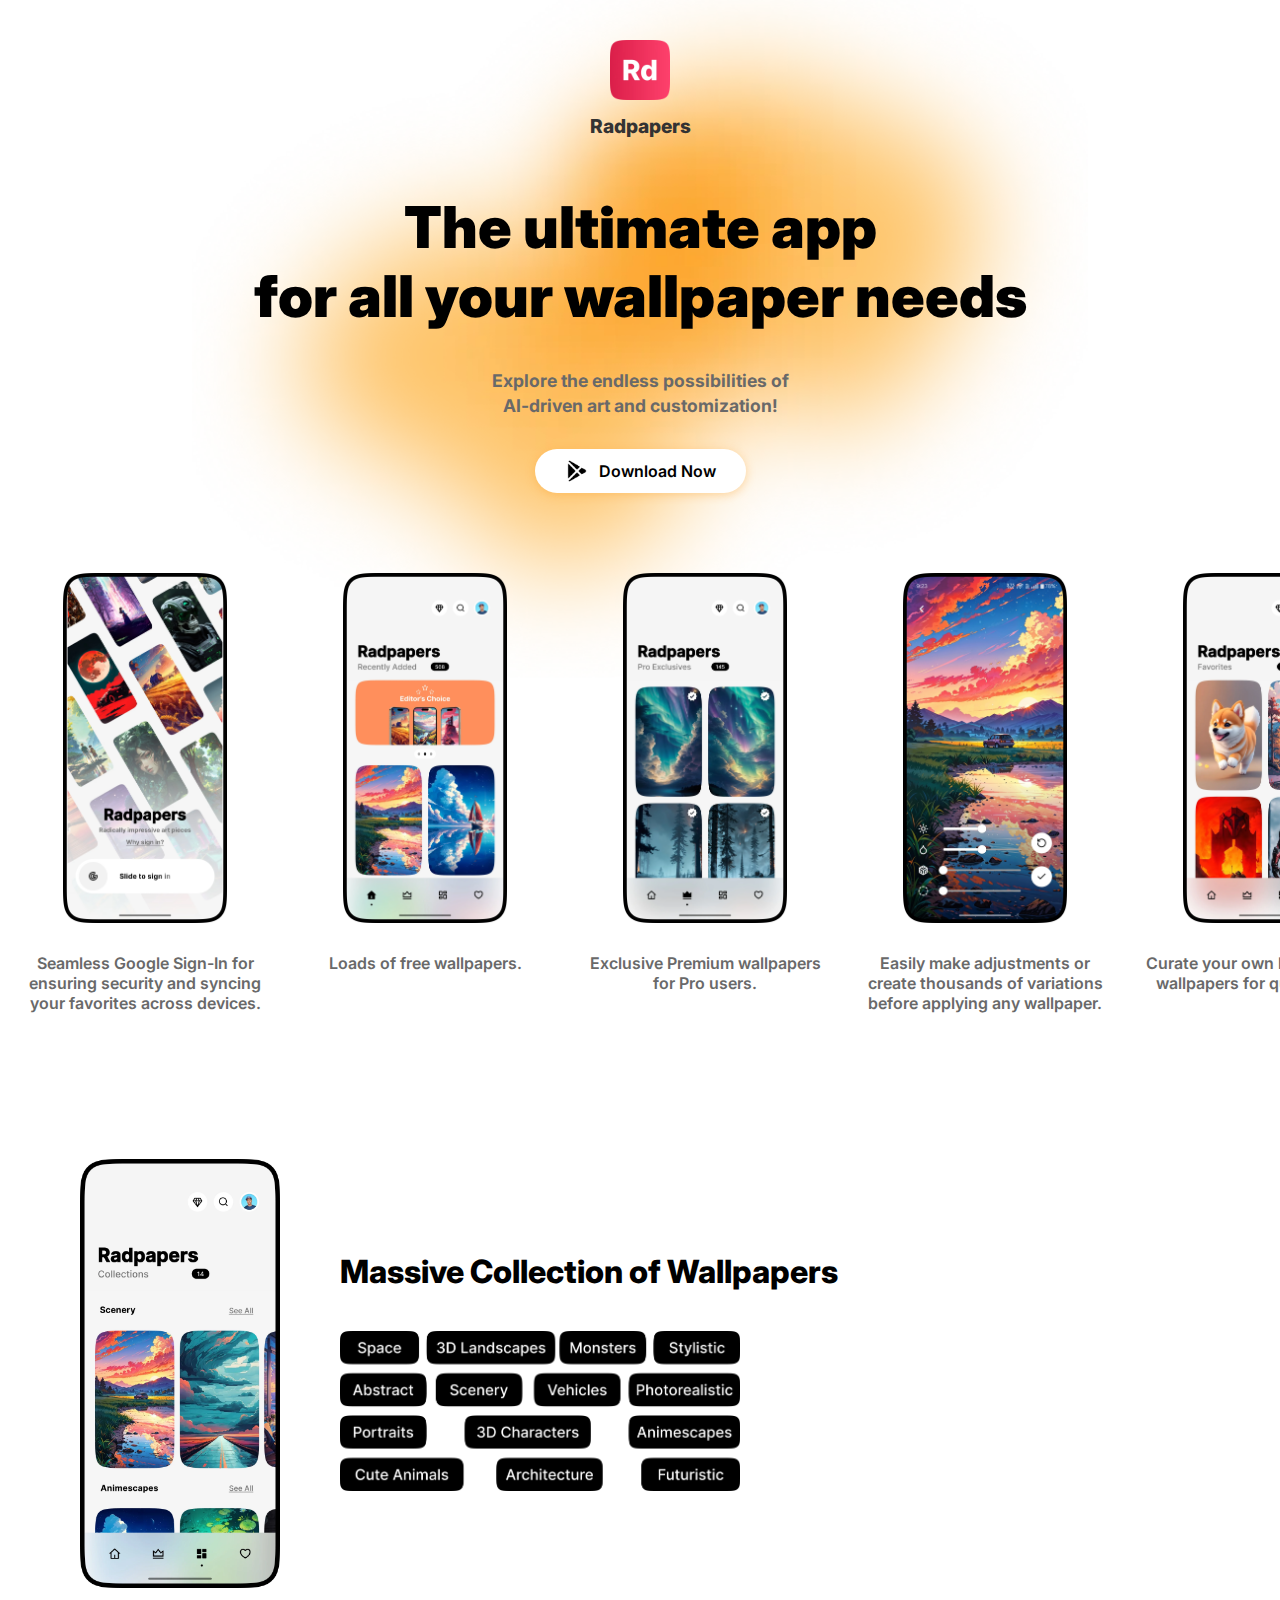
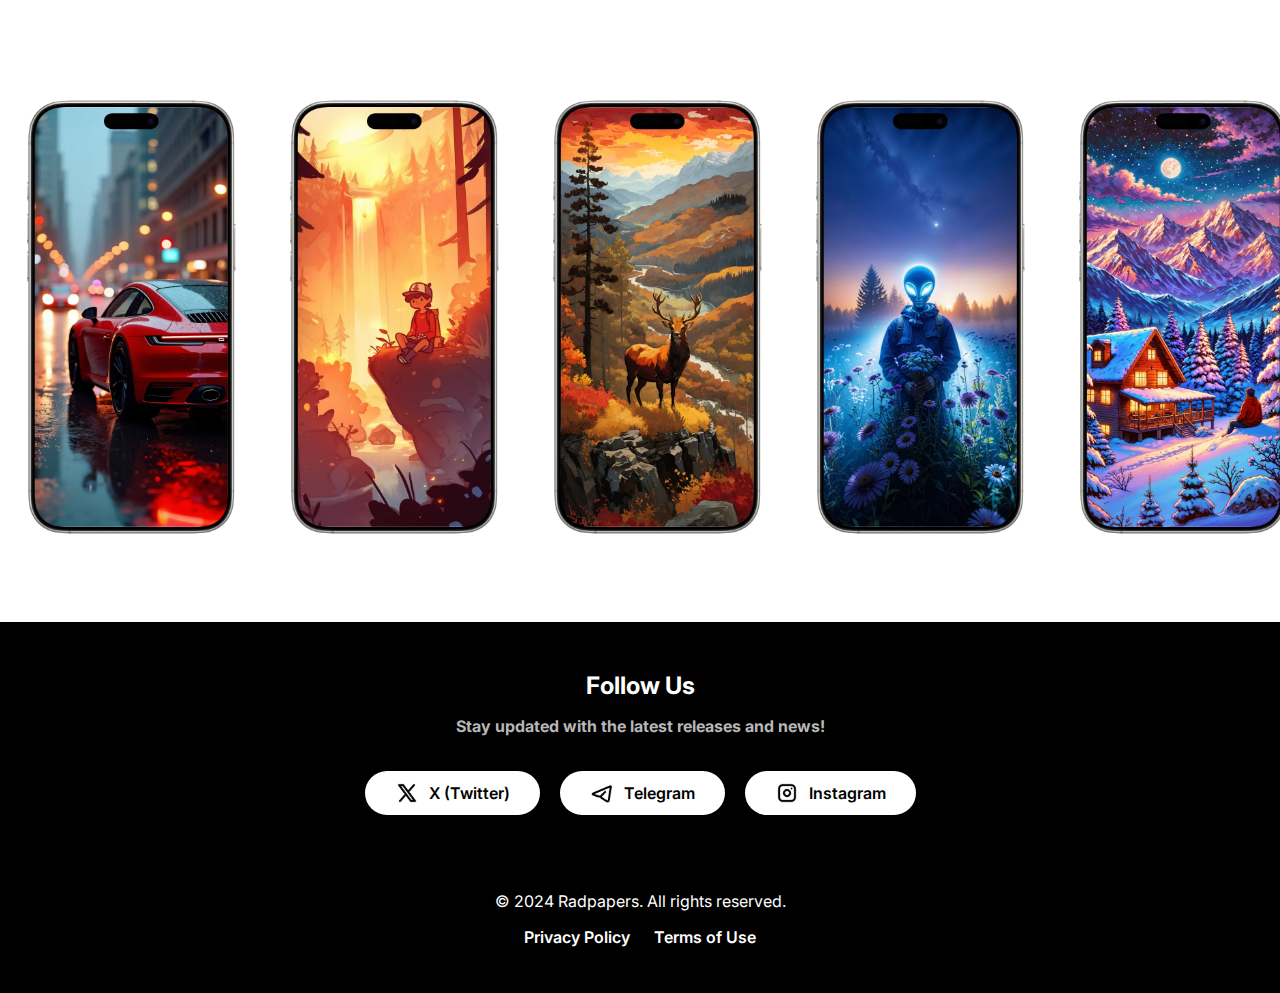
<file: index.html>
<!DOCTYPE html>
<html lang="en">

<head>
    <meta charset="UTF-8">
    <meta name="viewport" content="width=device-width, initial-scale=1.0">
    <title>Radpapers - AI Wallpapers</title>
    <link rel="icon" type="image/png" href="images/favicon.png">

    <style>
        /* Import Inter and Instrument Serif Italic fonts */
        @import url('https://fonts.googleapis.com/css2?family=Inter:wght@400;600;700;900&display=swap');
        @import url('https://fonts.googleapis.com/css2?family=Instrument+Serif:ital@0;1&display=swap');
    
        /* Blur Fade-In Animation */
        @keyframes fadeInBlurSlideUp {
            from {
                opacity: 0;
                filter: blur(15px);
                transform: translateY(20px);
            }
            to {
                opacity: 1;
                filter: blur(0);
                transform: translateY(0);
            }
        }   
    
        body {
            font-family: 'Inter', sans-serif;
            margin: 0;
            padding: 0;
            background-color: #ffffff;
            color: #333;
            animation: fadeInBlurSlideUp 1s ease-out forwards;
            scroll-behavior: smooth;
        }
    
        /* Navbar */
        .navbar {
            padding: 40px 20px 20px;
            text-align: center;
        }
    
        .navbar img {
            height: 60px;
        }
    
        .navbar h2 {
            font-weight: 800;
            font-size: 1.2rem;
            margin-top: 10px;
        }
    
        /* Hero Section */
        .hero {
            text-align: center;
            padding: 10px 20px;
            margin-top: -30px;
            position: relative;
        }
    
        .hero-background {
            position: absolute;
            top: 50%;
            left: 50%;
            transform: translate(-50%, -50%);
            min-width: 70%; /* Increased for better visibility on smaller screens */
            height: auto;
            z-index: -1;
            max-width: 80%; /* Limit the width for mobile */
        }
    
        .hero h1 {
            font-size: 3.6rem;
            font-weight: 900;
            color: #000000;
            line-height: 1.2;
        }
    
        .hero h1 span {
            display: block;
        }
    
        .no-wrap {
            white-space: nowrap;
        }
    
        /* Italic font style */
        .hero h1 .italic {
            font-family: "Instrument Serif", serif;
            font-weight: 500;
            font-style: italic;
        }
    
        .hero h2 {
            font-size: 1.1rem;
            font-weight: 700;
            color: #696969;
            margin-bottom: 30px;
            line-height: 1.4;
        }
    
        .cta-button {
            background-color: #fff;
            color: #000;
            border: none;
            padding: 10px 30px;
            font-weight: 600;
            text-decoration: none;
            border-radius: 50px;
            transition: background-color 0.3s;
            display: inline-flex;
            align-items: center;
            box-shadow: 0 2px 10px rgba(253, 165, 51, 0.4); /* Shadow with #FDA533 color */
        }

    
        .cta-button img {
            height: 24px;
            margin-right: 10px;
        }
    
        .cta-button:hover {
            background-color: #FD3F6B;
        }
    
        /* Features Section */
        .features {
            margin: 50px 0;
            text-align: center;
            overflow-x: hidden;
        }

        .feature-item p {
            font-size: 1rem;
            font-weight: 600;
            color: #696969;
        }
    
        .features-content {
            display: flex;
            gap: 10px;
            padding: 10px;
            overflow-x: auto;
            scroll-behavior: smooth;
        }
    
        .features-content::-webkit-scrollbar {
            display: none;
        }
    
        .feature-item {
            min-width: 250px;
            padding: 10px;
            border-radius: 15px;
            text-align: center;
            background-color: transparent;
        }
    
        .feature-item img {
            width: auto;
            height: 350px;
            object-fit: cover;
            margin-bottom: 10px;
        }
    
        /* Wallpaper Section */
        .wallpaper-section {
            display: flex;
            align-items: center;
            margin: 60px 0;
            text-align: left;
            padding: 20px;
            margin-bottom: 80px;
        }
    
        .phone-mockup {
            margin-right: 60px;
            margin-left: 60px;
        }

        .phone-mockup img {
            width: 200px !important;
            height: auto !important;
        }
    
        .wallpaper-section h2 {
            color: #000000;
            font-weight: 800;
            font-size: 2rem;
            margin-bottom: 10px;
        }
    
        .wallpaper-section img {
            width: 100%;
            max-width: 400px;
            height: auto;
            margin-top: 30px;
        }
    
        /* Gallery Section */
        .gallery-wrapper {
            overflow: hidden;
            width: 100%;
        }
    
        .gallery {
            display: flex;
            animation: scroll-left 55s linear infinite;
        }
    
        .gallery img {
            width: auto;
            height: 450px;
            object-fit: cover;
            border-radius: 10px;
            margin: 0 5px; 
            margin-bottom: 80px;
        }
    
        @keyframes scroll-left {
            0% {
                transform: translateX(0);
            }
            100% {
                transform: translateX(calc(-300px * 29 - 5px * 28));
            }
        }
    
        /* Socials section */
        .socials {
            background-color: #000000;
            padding: 30px;
            text-align: center;
        }
    
        .socials h2 {
            color: #ffffff;
            font-weight: 700;
            font-size: 1.5rem;
            margin-bottom: 10px;
        }
    
        .socials p {
            color: #b7b7b7;
            font-size: 1rem;
            font-weight: 700;
            margin-bottom: 35px;
        }
    
        .social-buttons {
            display: flex;
            justify-content: center;
            gap: 20px;
            flex-wrap: wrap; /* Wrap buttons on small screens */
        }
    
        .social-buttons a {
            background-color: #ffffff;
            color: #000000;
            border: none;
            padding: 10px 30px;
            font-weight: 600;
            text-decoration: none;
            border-radius: 50px;
            transition: background-color 0.3s;
            display: inline-flex;
            align-items: center;
        }
    
        .social-buttons a img {
            height: 24px;
            margin-right: 10px;
        }
    
        .social-buttons a:hover {
            background-color: #FD3F6B;
        }
    
        /* Footer */
        footer {
            background-color: #000000;
            color: white;
            padding: 30px;
            text-align: center;
        }
    
        footer a {
            color: white;
            text-decoration: none;
            font-weight: 600;
            margin: 0 10px;
        }
    
        footer a:hover {
            text-decoration: underline;
        }
    
        /* Media Queries */
        @media screen and (max-width: 768px) {
            .hero h1 {
                font-size: 2.5rem;
            }
    
            .hero h2 {
                font-size: 1rem;
            }
    
            .feature-item {
                min-width: 200px;
            }
    
            .feature-item img {
                height: 250px;
            }
    
            .wallpaper-section {
                flex-direction: column;
                text-align: center;
            }
    
            .phone-mockup {
                margin: 0 auto 30px;
            }
    
            .phone-mockup img {
                width: 150px !important;
            }
    
            .wallpaper-section h2 {
                margin-left: 0;
                font-size: 1.5rem;
            }
    
            .wallpaper-section img {
                margin-left: 0;
                max-width: 300px;
            }
    
            .gallery img {
                height: 300px;
            }
    
            .social-buttons {
                flex-direction: column;
                align-items: center;
            }
    
            .social-buttons a {
                margin-bottom: 10px;
            }
        }
    
        @media screen and (max-width: 480px) {
            .hero h1 {
                font-size: 2rem;
            }
    
            .hero h2 {
                font-size: 0.9rem;
            }
    
            .cta-button {
                padding: 8px 20px;
                font-size: 0.9rem;
            }
    
            .cta-button img {
                height: 20px;
            }
    
            .feature-item {
                min-width: 150px;
            }
    
            .feature-item img {
                height: 200px;
            }
    
            .feature-item p {
                font-size: 0.9rem;
            }
    
            .gallery img {
                height: 250px;
            }
    
            footer {
                padding: 20px;
            }
    
            footer a {
                display: block;
                margin: 10px 0;
            }
        }
    </style>
    
</head>

<body>

    <!-- Navbar with app logo and name -->
    <div class="navbar">
        <img src="images/radpapers_logo.webp" alt="Radpapers Logo">
        <h2>Radpapers</h2>
    </div>

    <!-- Hero Section -->
    <section class="hero">
        <img src="images/hero-background.webp" alt="Background" class="hero-background">
        <h1>
            <span>The ultimate app</span>
            <span>for all your wallpaper needs</span>

            <!-- <span style="display: block;">The ultimate app</span>
            <span>for all your <span class="custom-font">wallpaper</span> needs</span> -->
        </h1>
        <h2>
            <span>Explore the endless possibilities of</span>
            <span style="display: block;">AI-driven art and customization!</span>
        </h2>
        <a href="https://play.google.com/store/apps/details?id=com.debojyoti.radpapers" class="cta-button">
            <img src="images/play_store_icon.png" alt="Play Store"> Download Now
        </a>
    </section>

    <!-- Features Section -->
    <section class="features">
        <div class="features-content">
            <div class="feature-item">
                <img src="images/feature_1.webp" alt="Feature 1">
                <p>Seamless Google Sign-In for ensuring security and syncing your favorites across devices.</p>
            </div>
            <div class="feature-item">
                <img src="images/feature_2.webp" alt="Feature 2">
                <p>Loads of free wallpapers.</p>
            </div>
            <div class="feature-item">
                <img src="images/feature_3.webp" alt="Feature 3">
                <p>Exclusive Premium wallpapers for Pro users.</p>
            </div>
            <div class="feature-item">
                <img src="images/feature_4.webp" alt="Feature 4">
                <p>Easily make adjustments or create thousands of variations before applying any wallpaper.</p>
            </div>
            <div class="feature-item">
                <img src="images/feature_5.webp" alt="Feature 5">
                <p>Curate your own list of favorite wallpapers for quick access.</p>
            </div>
        </div>
    </section>

    <!-- Wallpaper Section -->
    <section class="wallpaper-section">
        <div class="phone-mockup">
            <img src="images/feature_6.webp" alt="Feature 6">
        </div>
        <div>
            <h2>Massive Collection of Wallpapers</h2>
            <img src="images/collections_chips.png" alt="Collection Chips">
        </div>
    </section>

    <div class="gallery-wrapper">
        <div class="gallery">
            <!-- Duplicate wallpapers for continuous scrolling -->
            <img src="images/wallpaper1.webp" alt="Wallpaper 1">
            <img src="images/wallpaper3.webp" alt="Wallpaper 3">
            <img src="images/wallpaper2.webp" alt="Wallpaper 2">
            <img src="images/wallpaper4.webp" alt="Wallpaper 4">
            <img src="images/wallpaper5.webp" alt="Wallpaper 5">
            <img src="images/wallpaper6.webp" alt="Wallpaper 6">
            <img src="images/wallpaper8.webp" alt="Wallpaper 8">
            <img src="images/wallpaper7.webp" alt="Wallpaper 7">
            <img src="images/wallpaper9.webp" alt="Wallpaper 9">
            <img src="images/wallpaper10.webp" alt="Wallpaper 10">
            <img src="images/wallpaper11.webp" alt="Wallpaper 11">
            <img src="images/wallpaper12.webp" alt="Wallpaper 12">
            <img src="images/wallpaper13.webp" alt="Wallpaper 13">
            <img src="images/wallpaper14.webp" alt="Wallpaper 14">
            <img src="images/wallpaper15.webp" alt="Wallpaper 15">
            <img src="images/wallpaper17.webp" alt="Wallpaper 17">
            <img src="images/wallpaper16.webp" alt="Wallpaper 16">
            <img src="images/wallpaper18.webp" alt="Wallpaper 18">
            <img src="images/wallpaper19.webp" alt="Wallpaper 19">
            <img src="images/wallpaper20.webp" alt="Wallpaper 20">
            <img src="images/wallpaper21.webp" alt="Wallpaper 21">
            <img src="images/wallpaper22.webp" alt="Wallpaper 22">
            <img src="images/wallpaper23.webp" alt="Wallpaper 23">
            <img src="images/wallpaper24.webp" alt="Wallpaper 24">
            <img src="images/wallpaper25.webp" alt="Wallpaper 25">
            <img src="images/wallpaper26.webp" alt="Wallpaper 26">
            <img src="images/wallpaper27.webp" alt="Wallpaper 27">
            <img src="images/wallpaper28.webp" alt="Wallpaper 28">
            <img src="images/wallpaper29.webp" alt="Wallpaper 29">

            <!-- Duplicate for looping effect -->
            <img src="images/wallpaper1.webp" alt="Wallpaper 1">
            <img src="images/wallpaper2.webp" alt="Wallpaper 2">
            <img src="images/wallpaper3.webp" alt="Wallpaper 3">
            <img src="images/wallpaper4.webp" alt="Wallpaper 4">
            <img src="images/wallpaper5.webp" alt="Wallpaper 5">
            <img src="images/wallpaper6.webp" alt="Wallpaper 6">
            <img src="images/wallpaper7.webp" alt="Wallpaper 7">
            <img src="images/wallpaper8.webp" alt="Wallpaper 8">
            <img src="images/wallpaper9.webp" alt="Wallpaper 9">
            <img src="images/wallpaper10.webp" alt="Wallpaper 10">
            <img src="images/wallpaper11.webp" alt="Wallpaper 11">
            <img src="images/wallpaper12.webp" alt="Wallpaper 12">
            <img src="images/wallpaper13.webp" alt="Wallpaper 13">
            <img src="images/wallpaper14.webp" alt="Wallpaper 14">
            <img src="images/wallpaper15.webp" alt="Wallpaper 15">
            <img src="images/wallpaper16.webp" alt="Wallpaper 16">
            <img src="images/wallpaper17.webp" alt="Wallpaper 17">
            <img src="images/wallpaper18.webp" alt="Wallpaper 18">
            <img src="images/wallpaper19.webp" alt="Wallpaper 19">
            <img src="images/wallpaper20.webp" alt="Wallpaper 20">
            <img src="images/wallpaper21.webp" alt="Wallpaper 21">
            <img src="images/wallpaper22.webp" alt="Wallpaper 22">
            <img src="images/wallpaper23.webp" alt="Wallpaper 23">
            <img src="images/wallpaper24.webp" alt="Wallpaper 24">
            <img src="images/wallpaper25.webp" alt="Wallpaper 25">
            <img src="images/wallpaper26.webp" alt="Wallpaper 26">
            <img src="images/wallpaper27.webp" alt="Wallpaper 27">
            <img src="images/wallpaper28.webp" alt="Wallpaper 28">
            <img src="images/wallpaper29.webp" alt="Wallpaper 29">
        </div>
    </div>

    <!-- Socials Section -->
    <section class="socials">
        <h2>Follow Us</h2>
        <p>Stay updated with the latest releases and news!</p>
        <div class="social-buttons">
            <a href="https://x.com/Pseudo_Maverick" target="_blank">
                <img src="images/x_icon.png" alt="X"> X (Twitter)
            </a>
            <a href="https://t.me/StellarStudios" target="_blank">
                <img src="images/telegram_icon.png" alt="Telegram"> Telegram
            </a>
            <a href="https://www.instagram.com/stellarstudios.app" target="_blank">
                <img src="images/instagram_icon.png" alt="Instagram"> Instagram
            </a>
        </div>
    </section>

    <!-- Footer -->
    <footer>
        <p>&copy; 2024 Radpapers. All rights reserved.</p>
        <p>
            <a href="/privacy-policy/">Privacy Policy</a>
            <a href="/terms-of-use/">Terms of Use</a>
        </p>
    </footer>

</body>

</html>
</file>
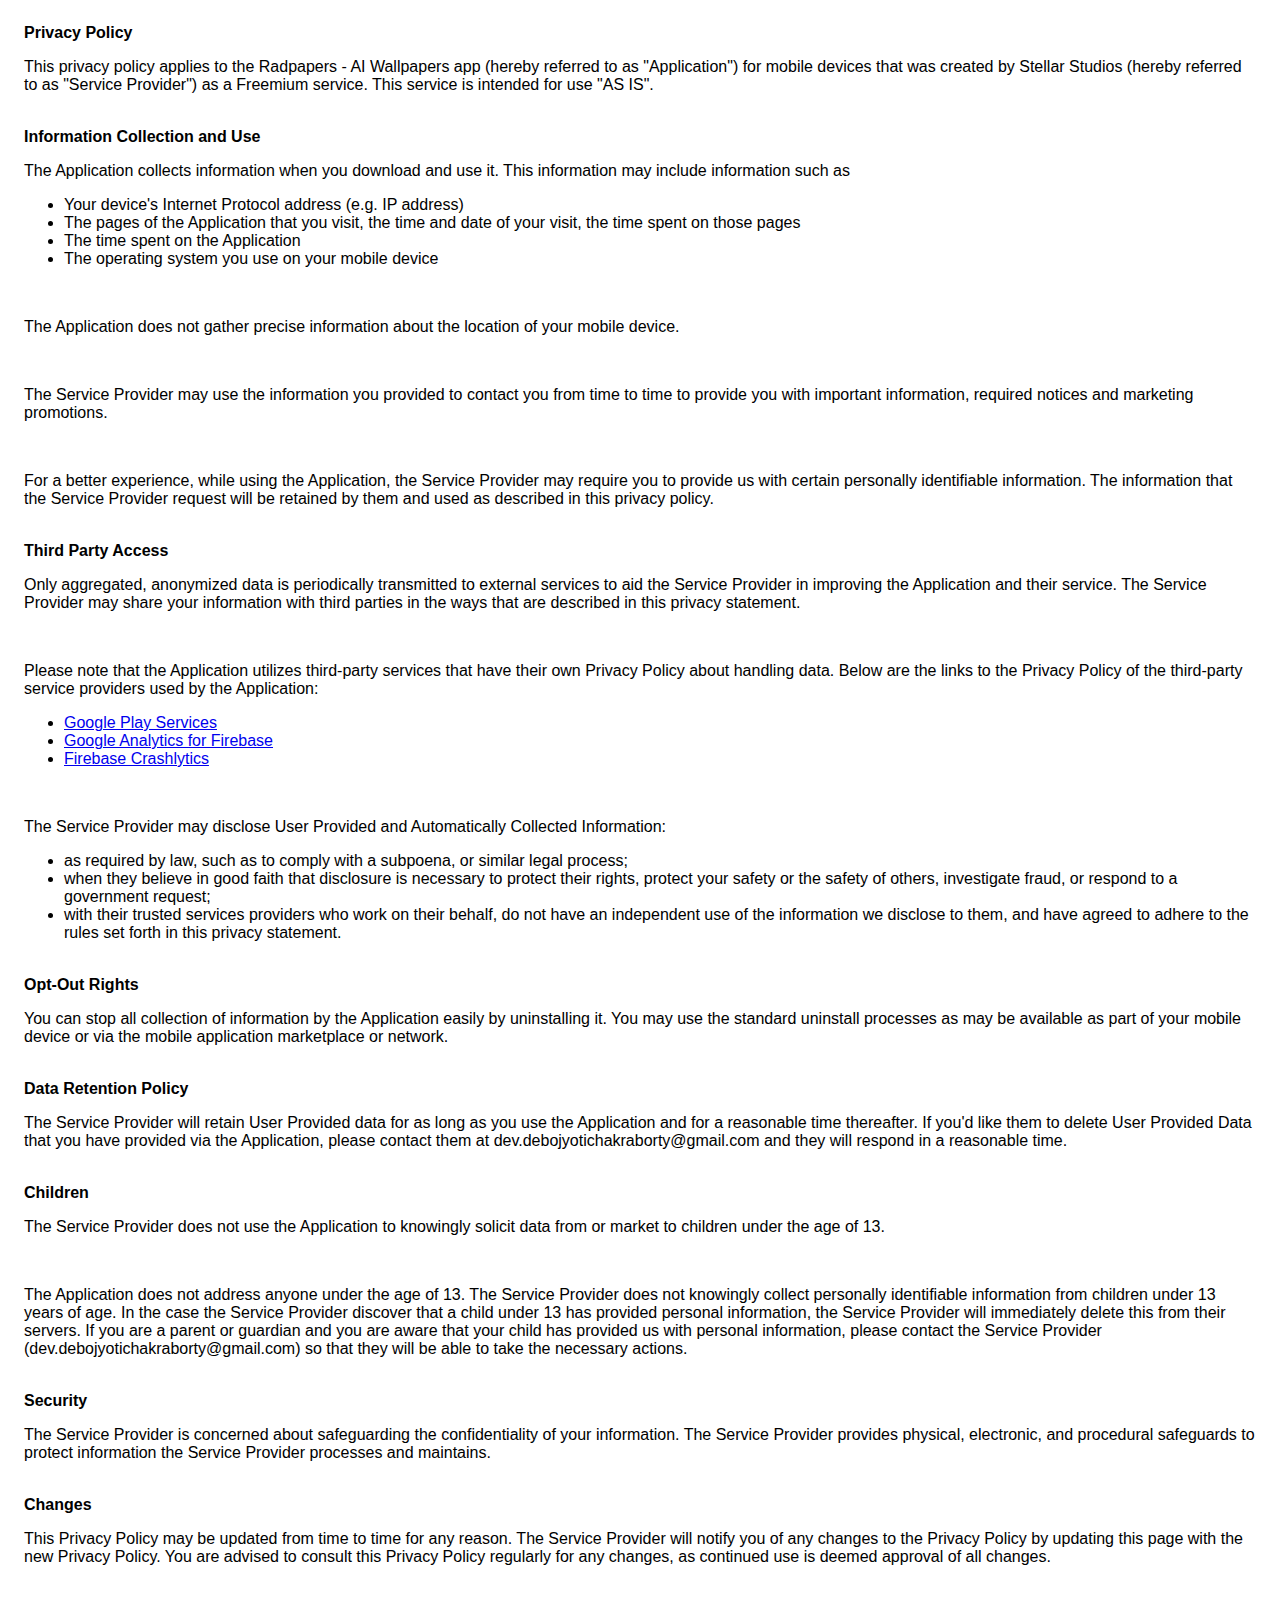
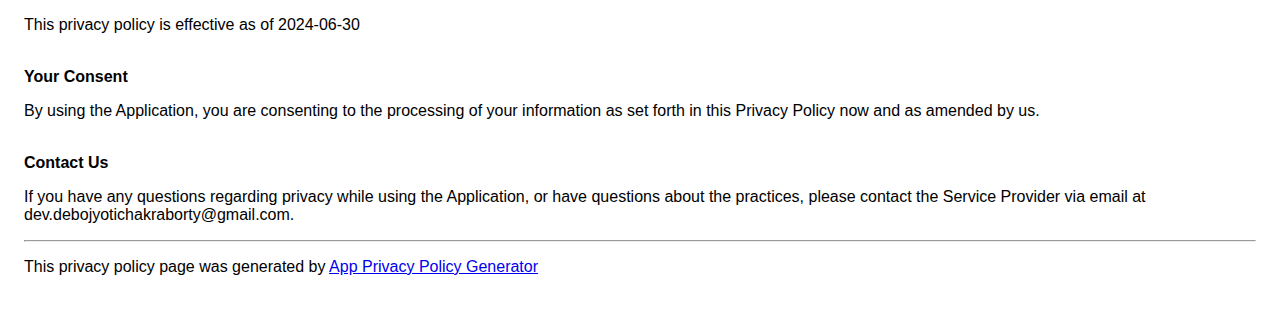
<file: privacy-policy/index.html>
<!DOCTYPE html>
    <html>
    <head>
      <meta charset='utf-8'>
      <meta name='viewport' content='width=device-width'>
      <title>Privacy Policy</title>
      <link rel="icon" type="image/png" href="images/favicon.png">
      <style> body { font-family: 'Inter', sans-serif; padding:1em; } </style>
    </head>
    <body>
    <strong>Privacy Policy</strong><p>This privacy policy applies to the Radpapers - AI Wallpapers app (hereby referred to as "Application") for mobile devices that was created by Stellar Studios (hereby referred to as "Service Provider") as a Freemium service. This service is intended for use "AS IS".</p><br><strong>Information Collection and Use</strong><p>The Application collects information when you download and use it. This information may include information such as </p><ul><li>Your device's Internet Protocol address (e.g. IP address)</li><li>The pages of the Application that you visit, the time and date of your visit, the time spent on those pages</li><li>The time spent on the Application</li><li>The operating system you use on your mobile device</li></ul><p></p><br><p>The Application does not gather precise information about the location of your mobile device.</p><div style="display: none;"><p>The Application collects your device's location, which helps the Service Provider determine your approximate geographical location and make use of in below ways:</p><ul><li>Geolocation Services: The Service Provider utilizes location data to provide features such as personalized content, relevant recommendations, and location-based services.</li><li>Analytics and Improvements: Aggregated and anonymized location data helps the Service Provider to analyze user behavior, identify trends, and improve the overall performance and functionality of the Application.</li><li>Third-Party Services: Periodically, the Service Provider may transmit anonymized location data to external services. These services assist them in enhancing the Application and optimizing their offerings.</li></ul></div><br><p>The Service Provider may use the information you provided to contact you from time to time to provide you with important information, required notices and marketing promotions.</p><br><p>For a better experience, while using the Application, the Service Provider may require you to provide us with certain personally identifiable information. The information that the Service Provider request will be retained by them and used as described in this privacy policy.</p><br><strong>Third Party Access</strong><p>Only aggregated, anonymized data is periodically transmitted to external services to aid the Service Provider in improving the Application and their service. The Service Provider may share your information with third parties in the ways that are described in this privacy statement.</p><div><br><p>Please note that the Application utilizes third-party services that have their own Privacy Policy about handling data. Below are the links to the Privacy Policy of the third-party service providers used by the Application:</p><ul><li><a href="https://www.google.com/policies/privacy/" target="_blank" rel="noopener noreferrer">Google Play Services</a></li><!----><li><a href="https://firebase.google.com/support/privacy" target="_blank" rel="noopener noreferrer">Google Analytics for Firebase</a></li><li><a href="https://firebase.google.com/support/privacy/" target="_blank" rel="noopener noreferrer">Firebase Crashlytics</a></li><!----><!----><!----><!----><!----><!----><!----><!----><!----><!----><!----><!----><!----><!----><!----><!----><!----><!----><!----><!----><!----><!----><!----><!----><!----><!----><!----><!----></ul></div><br><p>The Service Provider may disclose User Provided and Automatically Collected Information:</p><ul><li>as required by law, such as to comply with a subpoena, or similar legal process;</li><li>when they believe in good faith that disclosure is necessary to protect their rights, protect your safety or the safety of others, investigate fraud, or respond to a government request;</li><li>with their trusted services providers who work on their behalf, do not have an independent use of the information we disclose to them, and have agreed to adhere to the rules set forth in this privacy statement.</li></ul><p></p><br><strong>Opt-Out Rights</strong><p>You can stop all collection of information by the Application easily by uninstalling it. You may use the standard uninstall processes as may be available as part of your mobile device or via the mobile application marketplace or network.</p><br><strong>Data Retention Policy</strong><p>The Service Provider will retain User Provided data for as long as you use the Application and for a reasonable time thereafter. If you'd like them to delete User Provided Data that you have provided via the Application, please contact them at dev.debojyotichakraborty@gmail.com and they will respond in a reasonable time.</p><br><strong>Children</strong><p>The Service Provider does not use the Application to knowingly solicit data from or market to children under the age of 13.</p><div><br><p>The Application does not address anyone under the age of 13.
The Service Provider does not knowingly collect personally
identifiable information from children under 13 years of age. In the case
the Service Provider discover that a child under 13 has provided
personal information, the Service Provider will immediately
delete this from their servers. If you are a parent or guardian
and you are aware that your child has provided us with
personal information, please contact the Service Provider (dev.debojyotichakraborty@gmail.com) so that
they will be able to take the necessary actions.</p></div><!----><br><strong>Security</strong><p>The Service Provider is concerned about safeguarding the confidentiality of your information. The Service Provider provides physical, electronic, and procedural safeguards to protect information the Service Provider processes and maintains.</p><br><strong>Changes</strong><p>This Privacy Policy may be updated from time to time for any reason. The Service Provider will notify you of any changes to the Privacy Policy by updating this page with the new Privacy Policy. You are advised to consult this Privacy Policy regularly for any changes, as continued use is deemed approval of all changes.</p><br><p>This privacy policy is effective as of 2024-06-30</p><br><strong>Your Consent</strong><p>By using the Application, you are consenting to the processing of your information as set forth in this Privacy Policy now and as amended by us.</p><br><strong>Contact Us</strong><p>If you have any questions regarding privacy while using the Application, or have questions about the practices, please contact the Service Provider via email at dev.debojyotichakraborty@gmail.com.</p><hr><p>This privacy policy page was generated by <a href="https://app-privacy-policy-generator.nisrulz.com/" target="_blank" rel="noopener noreferrer">App Privacy Policy Generator</a></p>
    </body>
    </html>
</file>
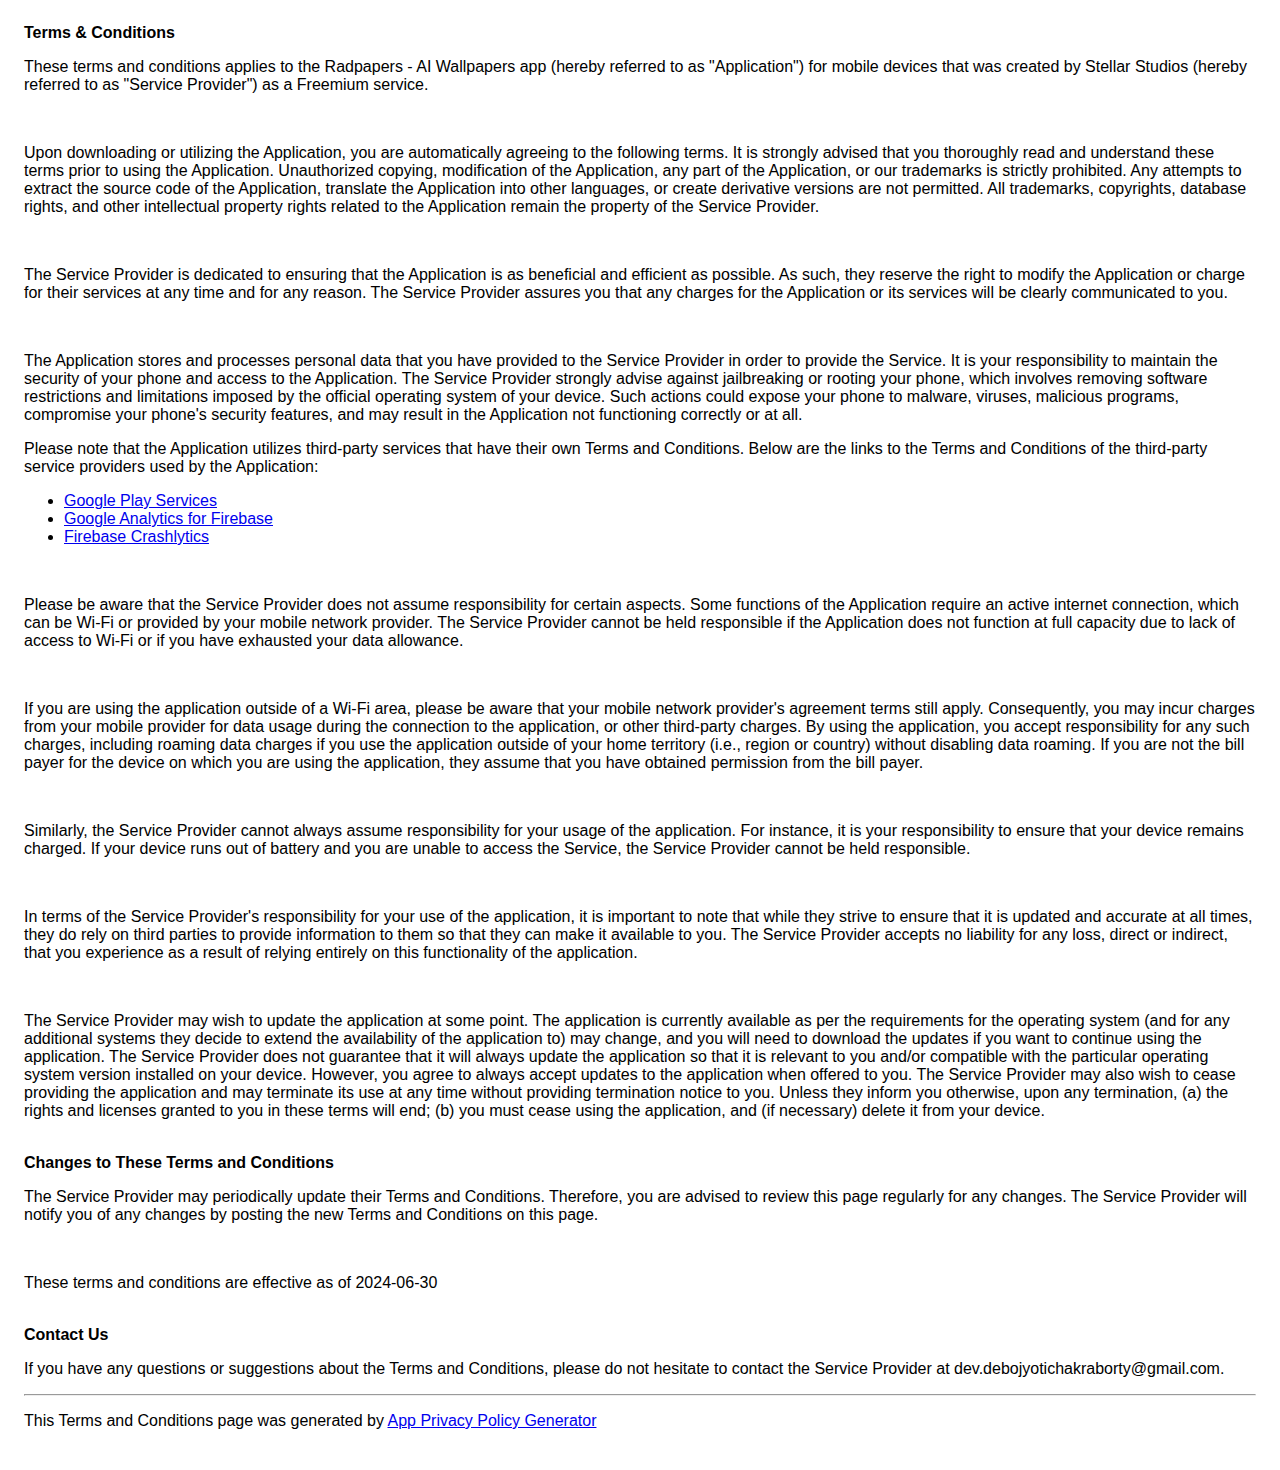
<file: terms-of-use/index.html>
<!DOCTYPE html>
    <html>
    <head>
      <meta charset='utf-8'>
      <meta name='viewport' content='width=device-width'>
      <title>Terms &amp; Conditions</title>
      <link rel="icon" type="image/png" href="images/favicon.png">
      <style> body { font-family: 'Inter', sans-serif; padding:1em; } </style>
    </head>
    <body>
    <strong>Terms &amp; Conditions</strong><br><p>These terms and conditions applies to the Radpapers - AI Wallpapers app (hereby referred to as "Application") for mobile devices that was created by Stellar Studios (hereby referred to as "Service Provider") as a Freemium service.</p><br><p>Upon downloading or utilizing the Application, you are automatically agreeing to the following terms. It is strongly advised that you thoroughly read and understand these terms prior to using the Application. Unauthorized copying, modification of the Application, any part of the Application, or our trademarks is strictly prohibited. Any attempts to extract the source code of the Application, translate the Application into other languages, or create derivative versions are not permitted. All trademarks, copyrights, database rights, and other intellectual property rights related to the Application remain the property of the Service Provider.</p><br><p>The Service Provider is dedicated to ensuring that the Application is as beneficial and efficient as possible. As such, they reserve the right to modify the Application or charge for their services at any time and for any reason. The Service Provider assures you that any charges for the Application or its services will be clearly communicated to you.</p><br><p>The Application stores and processes personal data that you have provided to the Service Provider in order to provide the Service. It is your responsibility to maintain the security of your phone and access to the Application. The Service Provider strongly advise against jailbreaking or rooting your phone, which involves removing software restrictions and limitations imposed by the official operating system of your device. Such actions could expose your phone to malware, viruses, malicious programs, compromise your phone's security features, and may result in the Application not functioning correctly or at all.</p><div><p>Please note that the Application utilizes third-party services that have their own Terms and Conditions. Below are the links to the Terms and Conditions of the third-party service providers used by the Application:</p><ul><li><a href="https://policies.google.com/terms" target="_blank" rel="noopener noreferrer">Google Play Services</a></li><!----><li><a href="https://www.google.com/analytics/terms/" target="_blank" rel="noopener noreferrer">Google Analytics for Firebase</a></li><li><a href="https://firebase.google.com/terms/crashlytics" target="_blank" rel="noopener noreferrer">Firebase Crashlytics</a></li><!----><!----><!----><!----><!----><!----><!----><!----><!----><!----><!----><!----><!----><!----><!----><!----><!----><!----><!----><!----><!----><!----><!----><!----><!----><!----><!----><!----></ul></div><br><p>Please be aware that the Service Provider does not assume responsibility for certain aspects. Some functions of the Application require an active internet connection, which can be Wi-Fi or provided by your mobile network provider. The Service Provider cannot be held responsible if the Application does not function at full capacity due to lack of access to Wi-Fi or if you have exhausted your data allowance.</p><br><p>If you are using the application outside of a Wi-Fi area, please be aware that your mobile network provider's agreement terms still apply. Consequently, you may incur charges from your mobile provider for data usage during the connection to the application, or other third-party charges. By using the application, you accept responsibility for any such charges, including roaming data charges if you use the application outside of your home territory (i.e., region or country) without disabling data roaming. If you are not the bill payer for the device on which you are using the application, they assume that you have obtained permission from the bill payer.</p><br><p>Similarly, the Service Provider cannot always assume responsibility for your usage of the application. For instance, it is your responsibility to ensure that your device remains charged. If your device runs out of battery and you are unable to access the Service, the Service Provider cannot be held responsible.</p><br><p>In terms of the Service Provider's responsibility for your use of the application, it is important to note that while they strive to ensure that it is updated and accurate at all times, they do rely on third parties to provide information to them so that they can make it available to you. The Service Provider accepts no liability for any loss, direct or indirect, that you experience as a result of relying entirely on this functionality of the application.</p><br><p>The Service Provider may wish to update the application at some point. The application is currently available as per the requirements for the operating system (and for any additional systems they decide to extend the availability of the application to) may change, and you will need to download the updates if you want to continue using the application. The Service Provider does not guarantee that it will always update the application so that it is relevant to you and/or compatible with the particular operating system version installed on your device. However, you agree to always accept updates to the application when offered to you. The Service Provider may also wish to cease providing the application and may terminate its use at any time without providing termination notice to you. Unless they inform you otherwise, upon any termination, (a) the rights and licenses granted to you in these terms will end; (b) you must cease using the application, and (if necessary) delete it from your device.</p><br><strong>Changes to These Terms and Conditions</strong><p>The Service Provider may periodically update their Terms and Conditions. Therefore, you are advised to review this page regularly for any changes. The Service Provider will notify you of any changes by posting the new Terms and Conditions on this page.</p><br><p>These terms and conditions are effective as of 2024-06-30</p><br><strong>Contact Us</strong><p>If you have any questions or suggestions about the Terms and Conditions, please do not hesitate to contact the Service Provider at dev.debojyotichakraborty@gmail.com.</p><hr><p>This Terms and Conditions page was generated by <a href="https://app-privacy-policy-generator.nisrulz.com/" target="_blank" rel="noopener noreferrer">App Privacy Policy Generator</a></p>
    </body>
    </html>
</file>
